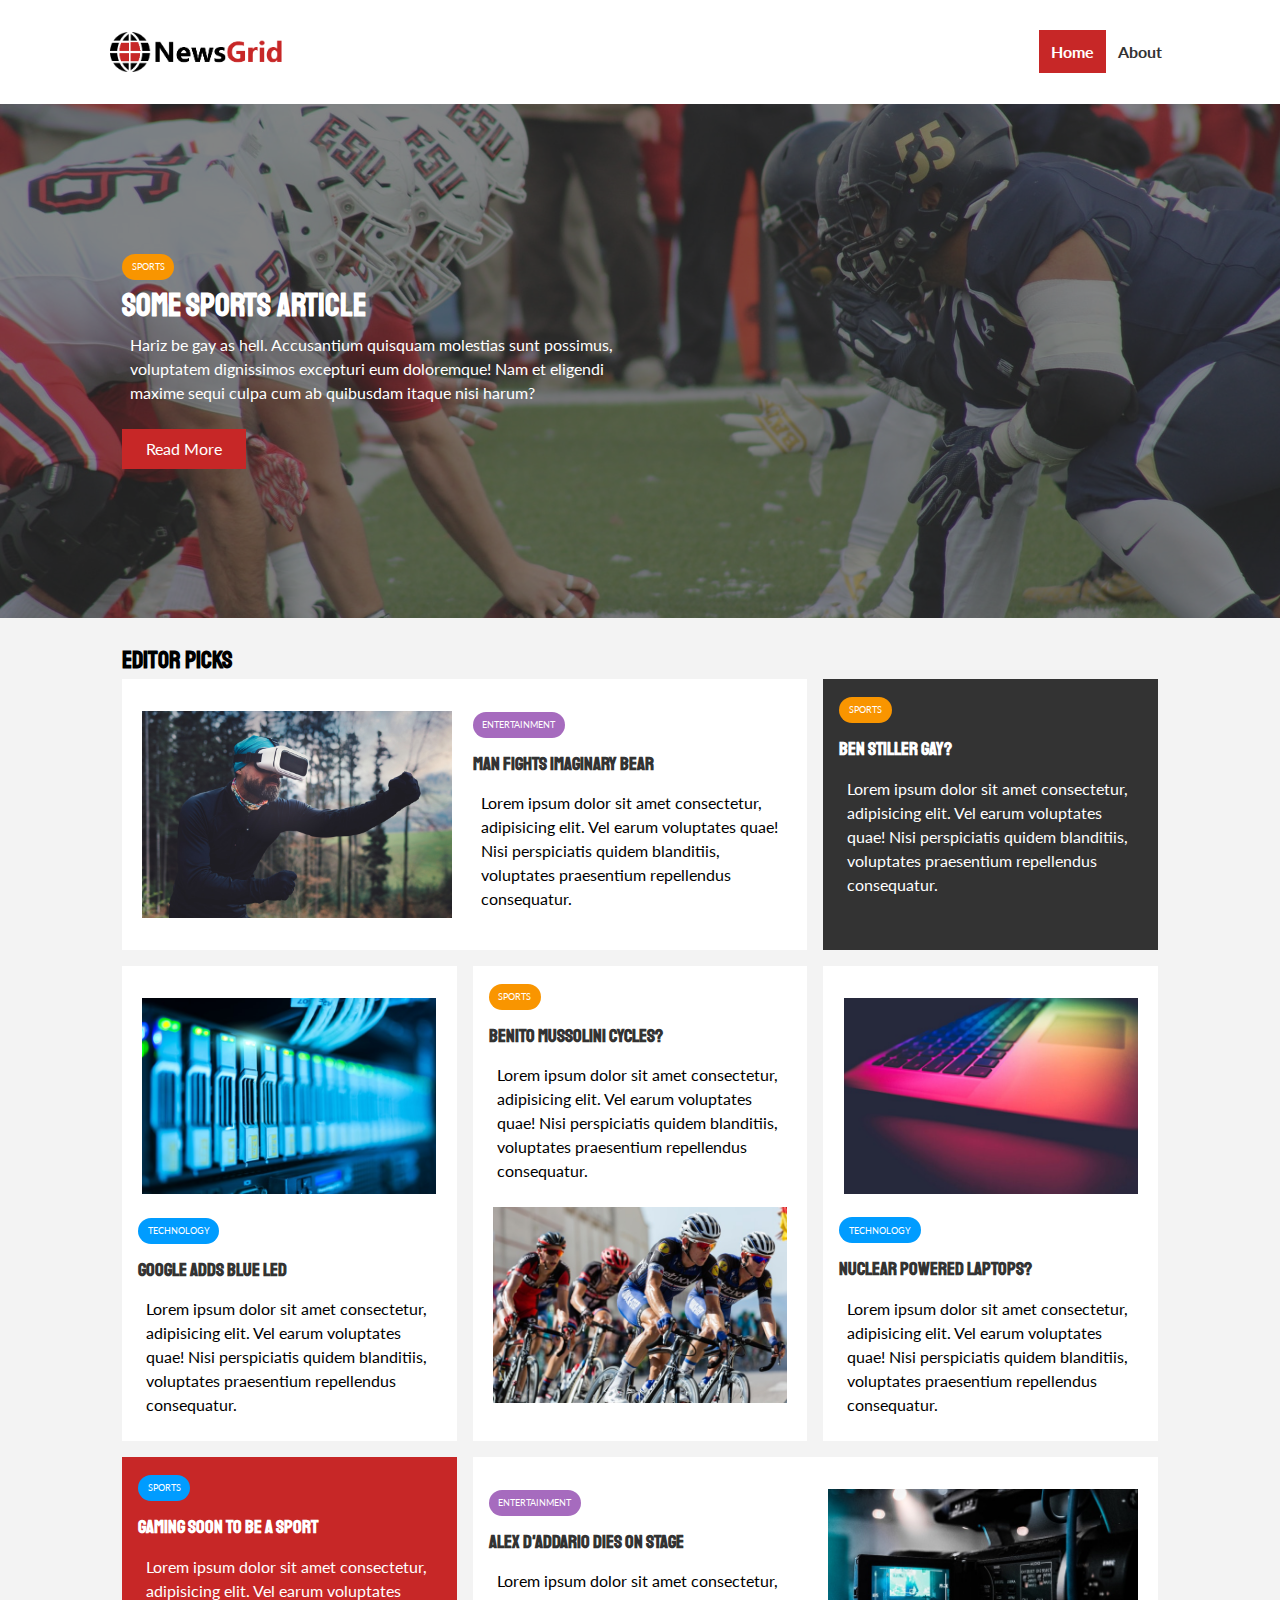
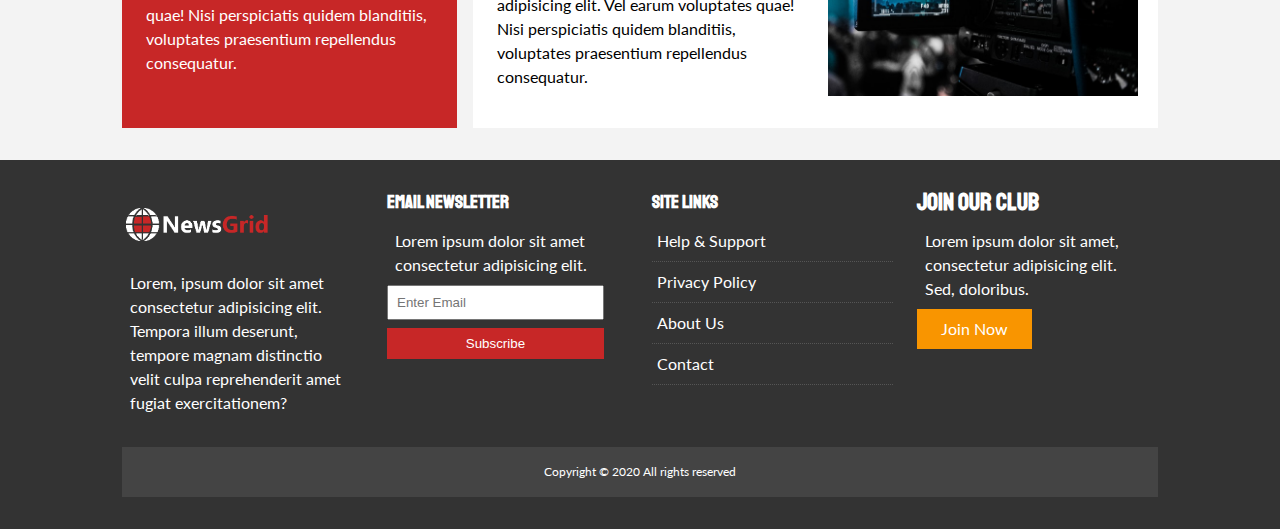
<file: index.html>
<!DOCTYPE html>
<html lang="en">
<head>
   <meta charset="UTF-8">
   <meta name="viewport" content="width=device-width, initial-scale=1.0">
   <link rel="stylesheet" href="https://cdnjs.cloudflare.com/ajax/libs/font-awesome/5.13.0/css/all.min.css" integrity="sha256-h20CPZ0QyXlBuAw7A+KluUYx/3pK+c7lYEpqLTlxjYQ=" crossorigin="anonymous" />
   <link href="https://fonts.googleapis.com/css2?family=Lato:wght@300;400;700&family=Staatliches&display=swap" rel="stylesheet">
   <link rel="stylesheet" href="css/style.css">
   
   <link rel="shortcut icon" href="favicon.ico" type="image/x-icon">
   <link rel="stylesheet" media="screen and (max-width: 768px)" href="css/mobile.css"> 
   <title>NewsGrid | Your Source of Reliable News</title>
</head>
<body>
   <nav id="main-nav">
      <div class="container">
         <img src="image_resources/logo.png" alt="NewsGrid" class="logo">
         <div class="social">
            <a href="https://facebook.com" target="_blank"><i class="fab fa-facebook fa-2x"></i></a>
            <a href="https://twitter.com" target="_blank"><i class="fab fa-twitter fa-2x"></i></a>
            <a href="https://instagram.com" target="_blank"><i class="fab fa-instagram fa-2x"></i></a>
            <a href="https://youtube.com" target="_blank"><i class="fab fa-youtube fa-2x"></i></a>
         </div>
      
         <ul>
            <li><a class="current" href="index.html">Home</a></li>
            <li><a href="about.html">About</a></li>
         </ul>
      </div>
   </nav>
   <header id="showcase">
      <div class="container">
         <div class="showcase-container">
            <div class="showcase-content">
               <div class="category category-sports">Sports</div>
               <h1>Some Sports Article</h1>
               <p>Hariz be gay as hell. Accusantium quisquam molestias sunt possimus, voluptatem dignissimos excepturi eum doloremque! Nam et eligendi maxime sequi culpa cum ab quibusdam itaque nisi harum?</p>
               <a href="article.html" class="btn btn-primary">Read More</a>
            </div>
         </div>
      </div>
   </header>
   <!-- HOME ARTICLES -->
   <section id="home-article" class="py-2">
      <div class="container">
         <h2>Editor Picks</h2>
         <div class="articles-container">
            <article class="card">
               <img src="image_resources/articles/ent1.jpg" alt="">
               <div>
                  <div class="category category-ent">Entertainment</div>
                  <h3>
                     <a href="article.html">Man Fights Imaginary Bear</a>
                  </h3>
                  <p>Lorem ipsum dolor sit amet consectetur, adipisicing elit. Vel earum voluptates quae! Nisi perspiciatis quidem blanditiis, voluptates praesentium repellendus consequatur.</p>
               </div>
            </article>

            <article class="card bg-dark">
                  <div class="category category-sports">Sports</div>
                  <h3>
                     <a href="article.html">Ben Stiller Gay?</a>
                  </h3>
                  <p>Lorem ipsum dolor sit amet consectetur, adipisicing elit. Vel earum voluptates quae! Nisi perspiciatis quidem blanditiis, voluptates praesentium repellendus consequatur.</p>
            </article>

            <article class="card">
               <img src="image_resources/articles/tech1.jpg" alt="">
               <div class="category category-tech">Technology</div>
               <h3>
                  <a href="article.html">Google Adds Blue LED</a>
               </h3>
               <p>Lorem ipsum dolor sit amet consectetur, adipisicing elit. Vel earum voluptates quae! Nisi perspiciatis quidem blanditiis, voluptates praesentium repellendus consequatur.</p>
            </article>

            <article class="card">
               <div class="category category-sports">Sports</div>
               <h3>
                  <a href="article.html">Benito Mussolini Cycles?</a>
               </h3>
               <p>Lorem ipsum dolor sit amet consectetur, adipisicing elit. Vel earum voluptates quae! Nisi perspiciatis quidem blanditiis, voluptates praesentium repellendus consequatur.</p>
               <img src="image_resources/articles/sports1.jpg" alt="">
            </article>

            <article class="card">
               <img src="image_resources/articles/tech2.jpg" alt="">
               <div class="category category-tech">Technology</div>
               <h3>
                  <a href="article.html">Nuclear Powered Laptops?</a>
               </h3>
               <p>Lorem ipsum dolor sit amet consectetur, adipisicing elit. Vel earum voluptates quae! Nisi perspiciatis quidem blanditiis, voluptates praesentium repellendus consequatur.</p>
            </article>

            <article class="card bg-primary">
               <div class="category category-tech">Sports</div>
               <h3>
                  <a href="article.html">Gaming Soon To Be A Sport</a>
               </h3>
               <p>Lorem ipsum dolor sit amet consectetur, adipisicing elit. Vel earum voluptates quae! Nisi perspiciatis quidem blanditiis, voluptates praesentium repellendus consequatur.</p>
            </article>

            <article class="card">
               <div>
                  <div class="category category-ent">Entertainment</div>
                  <h3>
                     <a href="article.html">Alex D'addario Dies On Stage</a>
                  </h3>
                  <p>Lorem ipsum dolor sit amet consectetur, adipisicing elit. Vel earum voluptates quae! Nisi perspiciatis quidem blanditiis, voluptates praesentium repellendus consequatur.</p>
               </div>
               <img src="image_resources/articles/ent2.jpg" alt="">
            </article>
            
         </div>
      </div>
   </section>
   <!-- -------------------------------------------------------------------------------------------------------------------------- -->
   <!-- footer -->
   <footer id="main-footer" class="py-2">
      <div class="container footer-container">
         <div>
            <img src="image_resources/logo_light.png" alt="NewsGrid">
            <p>Lorem, ipsum dolor sit amet consectetur adipisicing elit. Tempora illum deserunt, tempore magnam distinctio velit culpa reprehenderit amet fugiat exercitationem?</p>
         </div>
         <div>
            <h3>Email Newsletter</h3>
            <p>Lorem ipsum dolor sit amet consectetur adipisicing elit.</p>
            <form name="contact" method="POST" data-netlify="true">
               <input type="email" placeholder="Enter Email">
               <input type="submit" value="Subscribe" class="btn btn-primary">
            </form>
         </div>
         <div>
            <h3>Site Links</h3>
            <ul class="lists">
               <li><a href="#">Help & Support</a></li>
               <li><a href="#">Privacy Policy</a></li>
               <li><a href="#">About Us</a></li>
               <li><a href="#">Contact</a></li>
            </ul>
         </div>
         <div>
            <h2>Join Our Club</h2>
            <p>Lorem ipsum dolor sit amet, consectetur adipisicing elit. Sed, doloribus.</p>
            <a href="#" class="btn btn-secondary">Join Now</a>
         </div>
         <div>
            <p>
               Copyright &copy; 2020 All rights reserved
            </p>
         </div>
      </div>
   </footer>
</body>
</html>
</file>
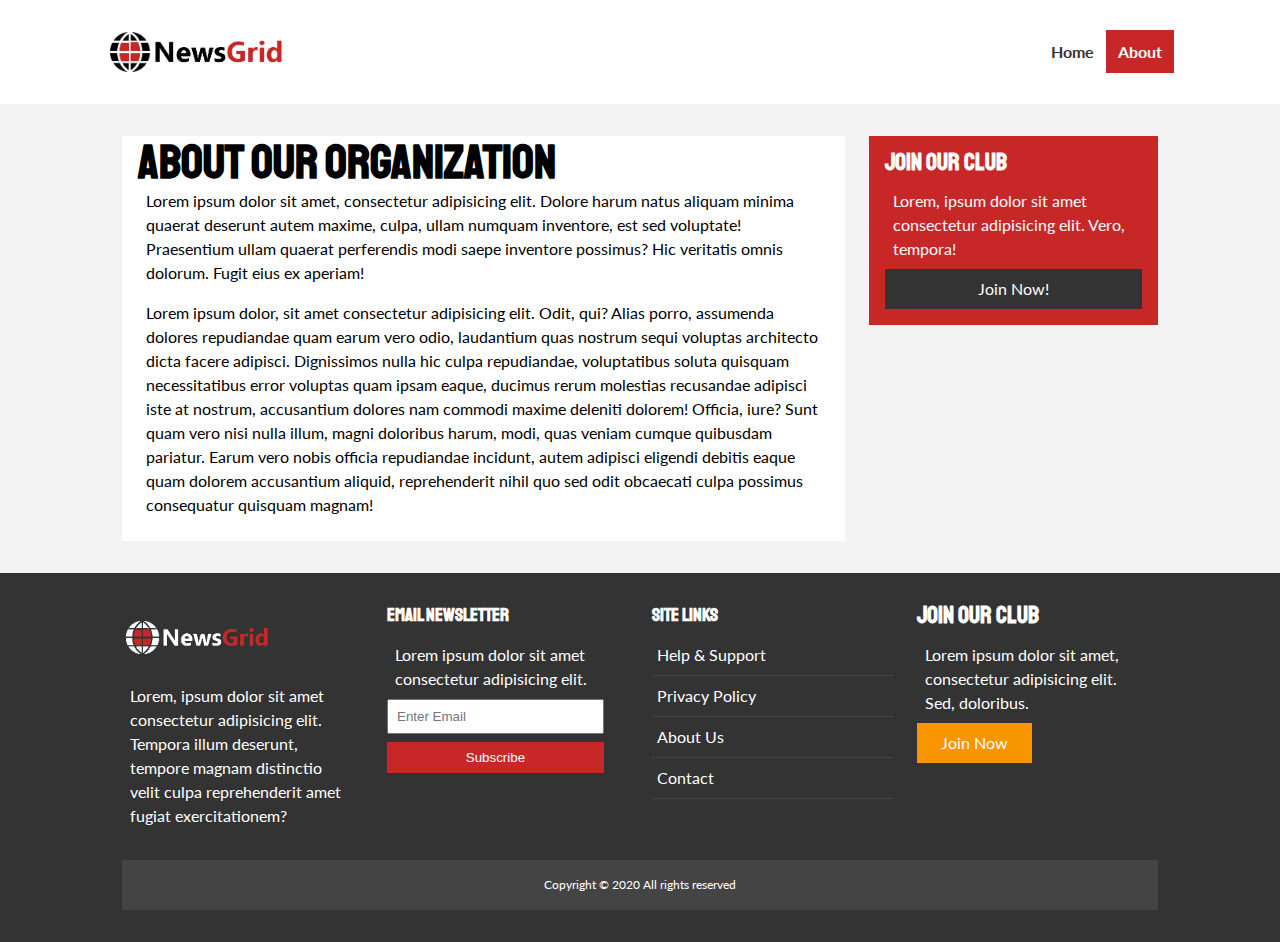
<file: about.html>
<!DOCTYPE html>
<html lang="en">
<head>
   <meta charset="UTF-8">
   <meta name="viewport" content="width=device-width, initial-scale=1.0">
   <link rel="stylesheet" href="https://cdnjs.cloudflare.com/ajax/libs/font-awesome/5.13.0/css/all.min.css" integrity="sha256-h20CPZ0QyXlBuAw7A+KluUYx/3pK+c7lYEpqLTlxjYQ=" crossorigin="anonymous" />
   <link href="https://fonts.googleapis.com/css2?family=Lato:wght@300;400;700&family=Staatliches&display=swap" rel="stylesheet">
   <link rel="stylesheet" href="css/style.css">
   <link rel="stylesheet" media="screen and (max-width:768px)"href="css/mobile.css">
   <link rel="shortcut icon" href="favicon.ico" type="image/x-icon">
   <title>NewsGrid | About</title>
</head>
<body>
   <nav id="main-nav">
      <div class="container">
         <img src="image_resources/logo.png" alt="NewsGrid" class="logo">
         <div class="social">
            <a href="https://facebook.com" target="_blank"><i class="fab fa-facebook fa-2x"></i></a>
            <a href="https://twitter.com" target="_blank"><i class="fab fa-twitter fa-2x"></i></a>
            <a href="https://instagram.com" target="_blank"><i class="fab fa-instagram fa-2x"></i></a>
            <a href="https://youtube.com" target="_blank"><i class="fab fa-youtube fa-2x"></i></a>
         </div>
      
         <ul>
            <li><a href="index.html">Home</a></li>
            <li><a class="current" href="about.html">About</a></li>
         </ul>
      </div>
   </nav>

   <!-- -------------------------------------------------------------------------------------------------------------------------- -->
   <section>
      <div class="container">
         <div class="page-container">
            <article class="card no-trans">
               <h1 class="l-heading">About Our Organization</h1>
               <p>Lorem ipsum dolor sit amet, consectetur adipisicing elit. Dolore harum natus aliquam minima quaerat deserunt autem maxime, culpa, ullam numquam inventore, est sed voluptate! Praesentium ullam quaerat perferendis modi saepe inventore possimus? Hic veritatis omnis dolorum. Fugit eius ex aperiam!</p>
               <p>Lorem ipsum dolor, sit amet consectetur adipisicing elit. Odit, qui? Alias porro, assumenda dolores repudiandae quam earum vero odio, laudantium quas nostrum sequi voluptas architecto dicta facere adipisci. Dignissimos nulla hic culpa repudiandae, voluptatibus soluta quisquam necessitatibus error voluptas quam ipsam eaque, ducimus rerum molestias recusandae adipisci iste at nostrum, accusantium dolores nam commodi maxime deleniti dolorem! Officia, iure? Sunt quam vero nisi nulla illum, magni doloribus harum, modi, quas veniam cumque quibusdam pariatur. Earum vero nobis officia repudiandae incidunt, autem adipisci eligendi debitis eaque quam dolorem accusantium aliquid, reprehenderit nihil quo sed odit obcaecati culpa possimus consequatur quisquam magnam!</p>
            </article>
            <aside class="card bg-primary no-trans">
               <h2>Join Our Club</h2>
               <p>Lorem, ipsum dolor sit amet consectetur adipisicing elit. Vero, tempora!</p>
               <a class='btn btn-dark btn-block'href="">Join Now!</a>
            </aside>
         </div>
      </div>
   </section>
   <!-- -------------------------------------------------------------------------------------------------------------------------- -->
   
   <!-- footer -->
   <footer id="main-footer" class="py-2">
      <div class="container footer-container">
         <div>
            <img src="image_resources/logo_light.png" alt="NewsGrid">
            <p>Lorem, ipsum dolor sit amet consectetur adipisicing elit. Tempora illum deserunt, tempore magnam distinctio velit culpa reprehenderit amet fugiat exercitationem?</p>
         </div>
         <div>
            <h3>Email Newsletter</h3>
            <p>Lorem ipsum dolor sit amet consectetur adipisicing elit.</p>
            <form name="contact" method="POST" data-netlify="true">
               <input type="email" placeholder="Enter Email">
               <input type="submit" value="Subscribe" class="btn btn-primary">
            </form>
         </div>
         <div>
            <h3>Site Links</h3>
            <ul class="lists">
               <li><a href="#">Help & Support</a></li>
               <li><a href="#">Privacy Policy</a></li>
               <li><a href="#">About Us</a></li>
               <li><a href="#">Contact</a></li>
            </ul>
         </div>
         <div>
            <h2>Join Our Club</h2>
            <p>Lorem ipsum dolor sit amet, consectetur adipisicing elit. Sed, doloribus.</p>
            <a href="#" class="btn btn-secondary">Join Now</a>
         </div>
         <div>
            <p>
               Copyright &copy; 2020 All rights reserved
            </p>
         </div>
      </div>
   </footer>
</body>
</html>
</file>
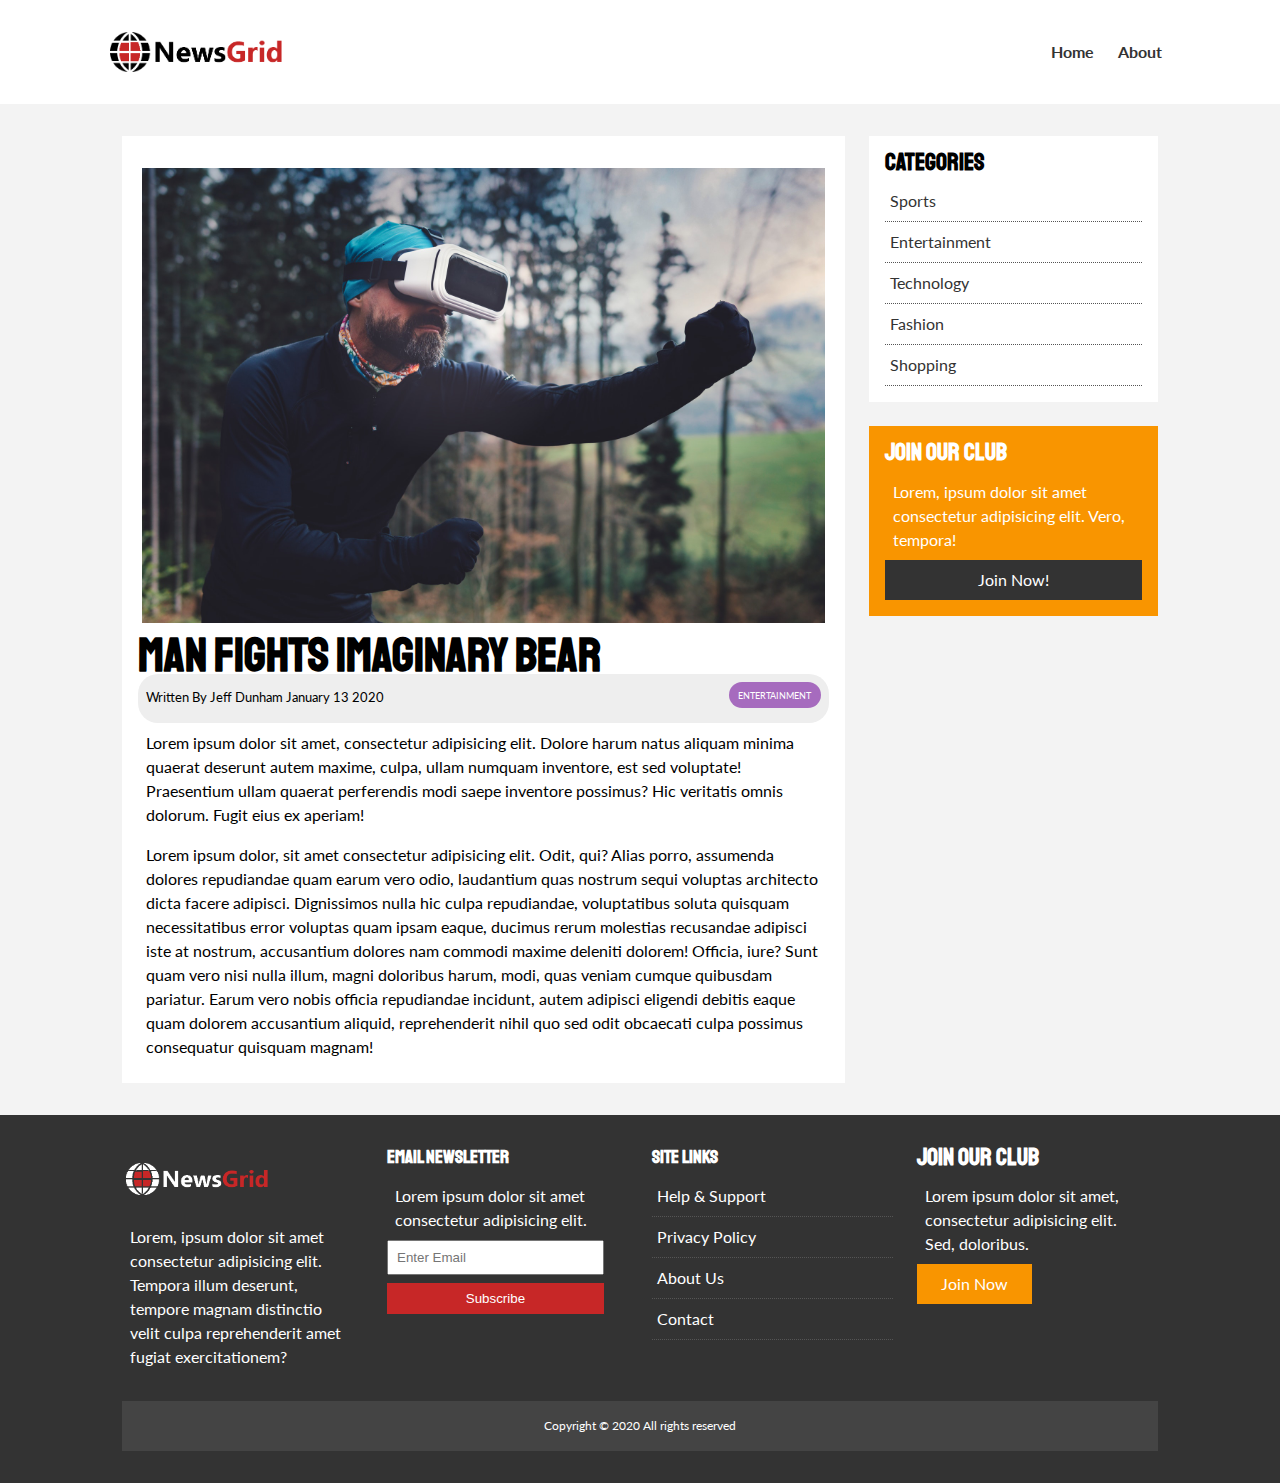
<file: article.html>
<!DOCTYPE html>
<html lang="en">
<head>
   <meta charset="UTF-8">
   <meta name="viewport" content="width=device-width, initial-scale=1.0">
   <link rel="stylesheet" href="https://cdnjs.cloudflare.com/ajax/libs/font-awesome/5.13.0/css/all.min.css" integrity="sha256-h20CPZ0QyXlBuAw7A+KluUYx/3pK+c7lYEpqLTlxjYQ=" crossorigin="anonymous" />
   <link href="https://fonts.googleapis.com/css2?family=Lato:wght@300;400;700&family=Staatliches&display=swap" rel="stylesheet">
   <link rel="stylesheet" href="css/style.css">
   <link rel="stylesheet" media="screen and (max-width:768px)"href="css/mobile.css">
   <link rel="shortcut icon" href="favicon.ico" type="image/x-icon">
   <title>NewsGrid | Latest News</title>
</head>
<body>
   <nav id="main-nav">
      <div class="container">
         <img src="image_resources/logo.png" alt="NewsGrid" class="logo">
         <div class="social">
            <a href="https://facebook.com" target="_blank"><i class="fab fa-facebook fa-2x"></i></a>
            <a href="https://twitter.com" target="_blank"><i class="fab fa-twitter fa-2x"></i></a>
            <a href="https://instagram.com" target="_blank"><i class="fab fa-instagram fa-2x"></i></a>
            <a href="https://youtube.com" target="_blank"><i class="fab fa-youtube fa-2x"></i></a>
         </div>
      
         <ul>
            <li><a href="index.html">Home</a></li>
            <li><a href="about.html">About</a></li>
         </ul>
      </div>
   </nav>

   <!-- -------------------------------------------------------------------------------------------------------------------------- -->
   <section id="article">
      <div class="container">
         <div class="page-container">
            <article class="card no-trans">
               <img src="image_resources/articles/ent1.jpg" alt="Man Fights Imaginary Bear">
               <h1 class="l-heading">Man Fights Imaginary Bear</h1>
               <div class="meta">
                  <small>
                     <i class="fas fa-user"></i> Written By Jeff Dunham January 13 2020
                  </small>
                  <div class="category category-ent">Entertainment</div>
               </div>
               <p>Lorem ipsum dolor sit amet, consectetur adipisicing elit. Dolore harum natus aliquam minima quaerat deserunt autem maxime, culpa, ullam numquam inventore, est sed voluptate! Praesentium ullam quaerat perferendis modi saepe inventore possimus? Hic veritatis omnis dolorum. Fugit eius ex aperiam!</p>
               <p>Lorem ipsum dolor, sit amet consectetur adipisicing elit. Odit, qui? Alias porro, assumenda dolores repudiandae quam earum vero odio, laudantium quas nostrum sequi voluptas architecto dicta facere adipisci. Dignissimos nulla hic culpa repudiandae, voluptatibus soluta quisquam necessitatibus error voluptas quam ipsam eaque, ducimus rerum molestias recusandae adipisci iste at nostrum, accusantium dolores nam commodi maxime deleniti dolorem! Officia, iure? Sunt quam vero nisi nulla illum, magni doloribus harum, modi, quas veniam cumque quibusdam pariatur. Earum vero nobis officia repudiandae incidunt, autem adipisci eligendi debitis eaque quam dolorem accusantium aliquid, reprehenderit nihil quo sed odit obcaecati culpa possimus consequatur quisquam magnam!</p>
            </article>
            <aside id="categories" class="card no-trans">
               <h2>Categories</h2>
               <ul class="lists">
                  <li><a href="#"><i class="fas fa-chevron-right"></i> Sports</a></li>
                  <li><a href="#"><i class="fas fa-chevron-right"></i> Entertainment</a></li>
                  <li><a href="#"><i class="fas fa-chevron-right"></i> Technology</a></li>
                  <li><a href="#"><i class="fas fa-chevron-right"></i> Fashion</a></li>
                  <li><a href="#"><i class="fas fa-chevron-right"></i> Shopping</a></li>
               </ul>
            </aside>
            <aside class="card bg-secondary no-trans">
               <h2>Join Our Club</h2>
               <p>Lorem, ipsum dolor sit amet consectetur adipisicing elit. Vero, tempora!</p>
               <a class='btn btn-dark btn-block'href="">Join Now!</a>
            </aside>
         </div>
      </div>
   </section>
   <!-- -------------------------------------------------------------------------------------------------------------------------- -->
   
   <!-- footer -->
   <footer id="main-footer" class="py-2">
      <div class="container footer-container">
         <div>
            <img src="image_resources/logo_light.png" alt="NewsGrid">
            <p>Lorem, ipsum dolor sit amet consectetur adipisicing elit. Tempora illum deserunt, tempore magnam distinctio velit culpa reprehenderit amet fugiat exercitationem?</p>
         </div>
         <div>
            <h3>Email Newsletter</h3>
            <p>Lorem ipsum dolor sit amet consectetur adipisicing elit.</p>
            <form name="contact" method="POST" data-netlify="true">
               <input type="email" placeholder="Enter Email">
               <input type="submit" value="Subscribe" class="btn btn-primary">
            </form>
         </div>
         <div>
            <h3>Site Links</h3>
            <ul class="lists">
               <li><a href="#">Help & Support</a></li>
               <li><a href="#">Privacy Policy</a></li>
               <li><a href="#">About Us</a></li>
               <li><a href="#">Contact</a></li>
            </ul>
         </div>
         <div>
            <h2>Join Our Club</h2>
            <p>Lorem ipsum dolor sit amet, consectetur adipisicing elit. Sed, doloribus.</p>
            <a href="#" class="btn btn-secondary">Join Now</a>
         </div>
         <div>
            <p>
               Copyright &copy; 2020 All rights reserved
            </p>
         </div>
      </div>
   </footer>
</body>
</html>
</file>
<file: css/style.css>
:root {
   --primary-color: #c72727;
   --secondary-color:#f99500;
   --light-color:#f3f3f3;
   --dark-color:#333;
   --max-width: 1100px;
   --sports-color:#f99500;
   --ent-color:#a66bbe;
   --tech-color:#009cff;
}


* {
   margin: 0;
   padding: 0;
   box-sizing: border-box;
}

body {
   font-family: "Lato",sans-serif;
   line-height: 1.5;
   background: var(--light-color);
}

a {
   color: #333;
   text-decoration: none;
}

ul {
   list-style: none;

}
p {
   padding: .5rem;
}
img {
   width: 100%;
   padding: 1rem .27rem;
}

h1,h2,h3,h4,h5,h6 {
   font-family: "Staatliches", cursive;
   margin-bottom: .55rem;
   line-height: 1.3rem;
}

/* UTILITIES */
.container {
   width: var(--max-width);
   margin: auto;
   padding: 0 2rem;
   overflow: hidden;
}
.category-sports {
   background: var(--sports-color);
}
.category-ent {
   background: var(--ent-color);
}
.category-tech {
   background: var(--tech-color);
}
.btn {
   display: inline-block;
   border: none;
   background: var(--dark-color);
   color: #fff;
   padding: .5rem 1.5rem;
}

.card {
   background: #fff;
   padding: 1rem;
   transition: all 0.7s ease-in-out;
}
.card:hover {
   transform: scale(1.07);
}
.bg-dark {
   background: var(--dark-color);
   color: white;
}
.bg-primary {
   background: var(--primary-color);
   color: white;
}
.bg-secondary {
   background: var(--secondary-color);
   color: white;
}
.l-heading {
   font-size: 3rem;
}
.bg-dark h1,
.bg-dark h2,
.bg-dark h3,
.bg-dark a,
.bg-primary h1,
.bg-primary h2,
.bg-primary h3,
.bg-primary a,
.bg-secondary h1,
.bg-secondary h2,
.bg-secondary h3,
.bg-secondary a {
   color: #fff;
}

.py-1 {
   padding: 1.5rem 0;;
}
.py-2 {
   padding: 2rem 0;;
}
.py-3 {
   padding: 3rem 0;;
}
.p-1 { padding: 1.5rem;}
.p-2 { padding: 2rem;}
.p-3 { padding: 3rem;}

.lists li {
   padding: .5rem .3rem;
   border-bottom: #555 dotted 1px;
}
.lists li:hover {
   background: var(--primary-color);
}
.page-container {
   display: grid;
   grid-template-columns: 5fr 2fr;
   margin: 2rem 0;
   grid-gap: 1.5rem;
}
.page-container > *:first-child {
   grid-row: 1/span 4;
}
.btn-block {
   display: block;
   width: 100%;
   text-align: center;
}
.btn:hover {
   opacity: 0.9;
}

.btn-light {
   background: var(--light-color);
   color: #333;
}
.btn-primary {
   background: var(--primary-color);
   color: #fff;
}
.btn-secondary {
   background: var(--secondary-color);
   color: #333;
}
.category {
   display: inline-block;
   color: white;
   font-size: .55rem;
   text-transform: uppercase;
   padding: 0.4rem 0.6rem;
   border-radius: 15px;
   margin-bottom: 1rem;
}
.meta {
   padding: 1rem 0.5rem;
}

#main-nav {
   background: #fff;
   position: sticky;
   top: 0;
   z-index: 2;
}

#main-nav .container {
   display: grid;
   grid-template-columns: 6fr 3fr 2fr;
   padding: 1rem;
   align-items: center;
}

#main-nav .logo {
   width: 180px;
}

#main-nav ul {
   justify-self: end;
   display: flex;
}

#main-nav ul li a {
   padding: 0.75rem;
   font-weight: bold;
}

#main-nav ul li a.current {
   background: var(--primary-color);
   color: #fff;
}

#main-nav ul li a:hover {
   background: var(--light-color);
   color: var(--dark-color);
}

#main-nav .social {
   justify-self: center;
}

#main-nav .social i {
   color: #777;
   margin-right: .5rem;
}

/* SHOWCASE */

#showcase {
   color: white;
   background: #333;
   padding: 2rem;
   position: relative;
}

#showcase:before {
   content: '';
   background: url('../image_resources/featured.jpg') no-repeat center center/cover;
   position: absolute;
   top: 0;
   left: 0;
   width: 100%;
   height: 100%;
   opacity: 0.4;
   

}

#showcase .showcase-container {
   display: grid;
   grid-template-columns: repeat(2,1fr);
   justify-content: center;
   align-items: center;
   height: 50vh;
  
  
}

#showcase .showcase-content {
   z-index: 1;
}

#showcase .showcase-content p {
   margin-bottom: 1rem;
}

/* HOME ARTICLES */
#home-article .articles-container {
   display: grid;
   grid-template-columns: repeat(3, 1fr);
   grid-gap: 1rem;
}

#home-article .articles-container > *:first-child
 {
   display: grid;
   grid-template-columns: repeat(2, 1fr);
   grid-gap:1rem;
   align-items: center;
   grid-column: 1 / span 2;
}

#home-article .articles-container > *:last-child {
   display: grid;
   grid-template-columns: repeat(2,1fr);
   grid-gap: 1rem;
   align-items: center;
   grid-column: 2 / span 2;
} 

#main-nav .container a {
   transition: all 0.5s ease-in-out;
}
#main-nav .container a:hover i {
   transform: scale(1.1);
}

#article .meta {
   display: flex;
   justify-content: space-between;
   align-items: center;
   background: #eee;
   padding: 0.5rem;
   border-radius: 20px;
}

#article .meta .category {
   margin-bottom: .4rem;
}

/* FOOTER */
#main-footer {
   background: var(--dark-color);
   color: white;
}

#main-footer img {
   width: 150px;
}

#main-footer a {
   color: white;
}

#main-footer .footer-container {
   display: grid;
   grid-template-columns: repeat(4, 1fr);
   grid-gap: 1.5rem;
}

#main-footer .footer-container > *:last-child {
   background: #444;
   grid-column: 1 / span 4;
   padding: .5rem;
   text-align: center;
   font-size: 0.75rem;
}

#main-footer .footer-container input[type="email"] {
   width: 90%;
   padding: 0.5rem;
   margin-bottom: .5rem;
}
#main-footer .footer-container input[type="submit"] {
   width: 90%;

}

.no-trans.card:hover {
   transition: none;
   transform: none;
   
}
</file>
<file: css/mobile.css>
/* Navigation */
.container {
   width: 100%;
   overflow-x: hidden;
}
#main-nav .social {
   display: none;
}

#main-nav .container {
   grid-template-columns: 1fr;
   grid-gap: 1.2rem;
   
}

#main-nav ul,
#main-nav .logo {
   justify-self: center;
}
#main-nav ul li a {
   padding: 0.5rem;
}

#home-article .articles-container {
   grid-template-columns: repeat(2,1fr);
}

#home-article .articles-container > *:first-child,
#home-article .articles-container > *:last-child{
   grid-template-columns: 1fr ;
   grid-column: 1;
}

@media(max-width: 600px) {
   /* stack grid items */
   #showcase .showcase-container,
   #home-article .articles-container,
   #main-footer .footer-container {
      grid-template-columns: 1fr;
   }

   #main-footer .footer-container > *:last-child {
      grid-column: 1;
   }
   #main-footer .footer-container > * {
      border-bottom: #444 dotted 1px;
      padding-bottom: 1rem;
   }

   #main-footer .footer-container > *:last-child, 
   #main-footer .footer-container > *:nth-child(3), 
   #main-footer .footer-container > *:nth-child(4) {
      border:none
   }
   .l-heading {
      font-size: 3rem;
      line-height: 2.5rem;
   }
   .page-container {
      grid-template-columns: 1fr;
      text-align: center;
   }
}
</file>
